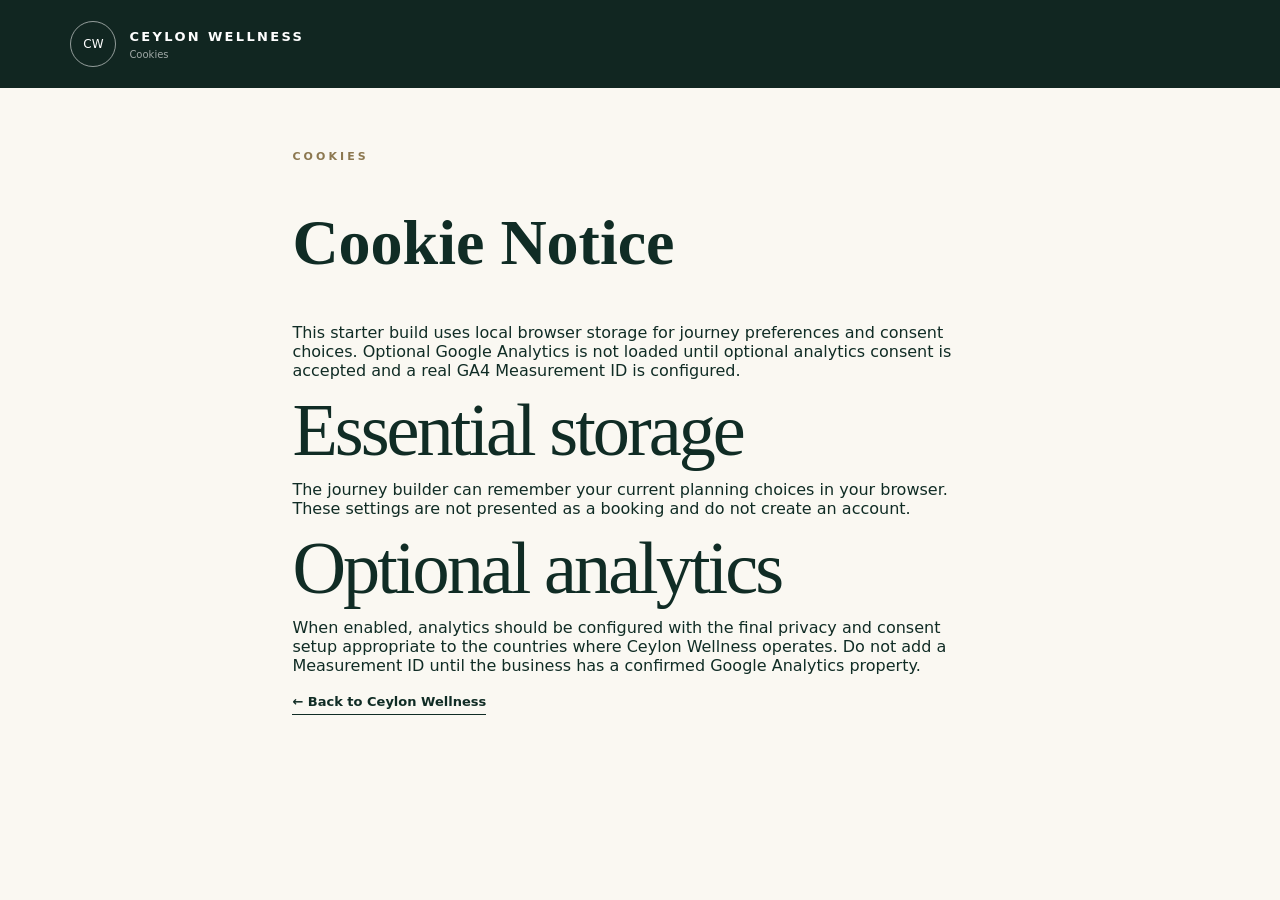
<file: cookies.html>
<!doctype html><html lang="en"><head><meta charset="utf-8"><meta name="viewport" content="width=device-width,initial-scale=1"><title>Cookie Notice — Ceylon Wellness</title><link rel="stylesheet" href="styles.css"></head><body><header class="header scrolled"><a class="brand" href="index.html"><span class="mark">CW</span><span><b>CEYLON WELLNESS</b><small>Cookies</small></span></a></header><main class="section" style="padding-top:150px;max-width:900px;margin:auto"><div class="section-kicker">COOKIES</div><h1 style="font-family:'Cormorant Garamond',serif;font-size:64px">Cookie Notice</h1><p>This starter build uses local browser storage for journey preferences and consent choices. Optional Google Analytics is not loaded until optional analytics consent is accepted and a real GA4 Measurement ID is configured.</p><h2>Essential storage</h2><p>The journey builder can remember your current planning choices in your browser. These settings are not presented as a booking and do not create an account.</p><h2>Optional analytics</h2><p>When enabled, analytics should be configured with the final privacy and consent setup appropriate to the countries where Ceylon Wellness operates. Do not add a Measurement ID until the business has a confirmed Google Analytics property.</p><p><a class="text-link" href="index.html">← Back to Ceylon Wellness</a></p></main></body></html>
</file>
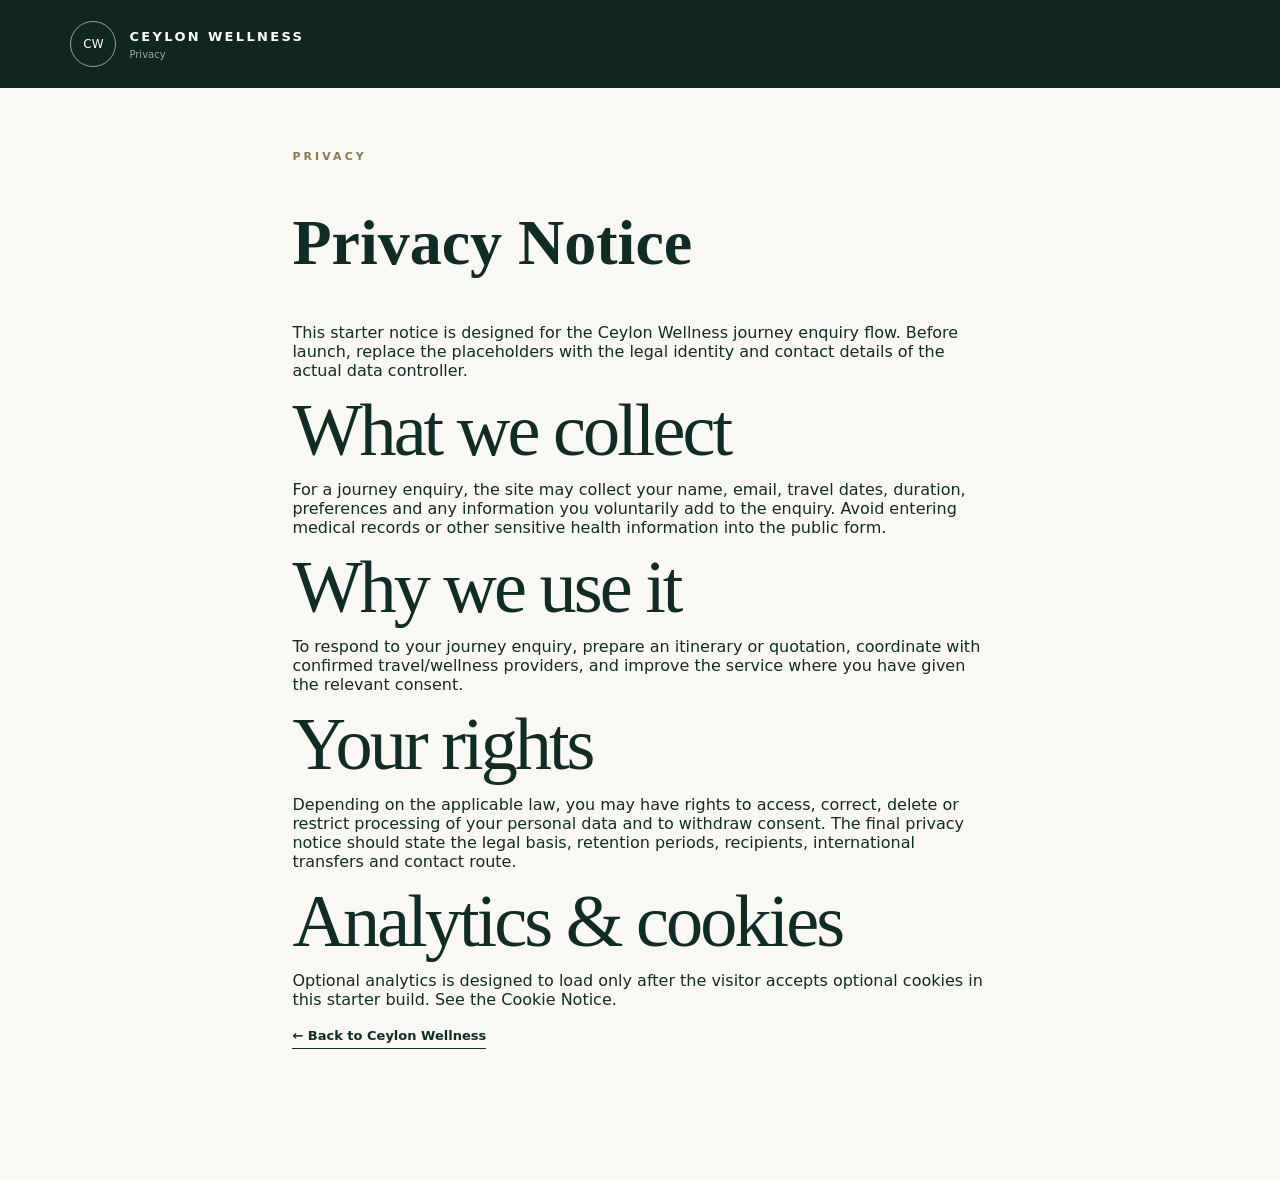
<file: privacy.html>
<!doctype html><html lang="en"><head><meta charset="utf-8"><meta name="viewport" content="width=device-width,initial-scale=1"><title>Privacy Notice — Ceylon Wellness</title><link rel="stylesheet" href="styles.css"></head><body><header class="header scrolled"><a class="brand" href="index.html"><span class="mark">CW</span><span><b>CEYLON WELLNESS</b><small>Privacy</small></span></a></header><main class="section" style="padding-top:150px;max-width:900px;margin:auto"><div class="section-kicker">PRIVACY</div><h1 style="font-family:'Cormorant Garamond',serif;font-size:64px">Privacy Notice</h1><p>This starter notice is designed for the Ceylon Wellness journey enquiry flow. Before launch, replace the placeholders with the legal identity and contact details of the actual data controller.</p><h2>What we collect</h2><p>For a journey enquiry, the site may collect your name, email, travel dates, duration, preferences and any information you voluntarily add to the enquiry. Avoid entering medical records or other sensitive health information into the public form.</p><h2>Why we use it</h2><p>To respond to your journey enquiry, prepare an itinerary or quotation, coordinate with confirmed travel/wellness providers, and improve the service where you have given the relevant consent.</p><h2>Your rights</h2><p>Depending on the applicable law, you may have rights to access, correct, delete or restrict processing of your personal data and to withdraw consent. The final privacy notice should state the legal basis, retention periods, recipients, international transfers and contact route.</p><h2>Analytics & cookies</h2><p>Optional analytics is designed to load only after the visitor accepts optional cookies in this starter build. See the <a href="cookies.html">Cookie Notice</a>.</p><p><a class="text-link" href="index.html">← Back to Ceylon Wellness</a></p></main></body></html>
</file>
<file: styles.css>
:root{--green:#0b2d25;--green2:#123d32;--ink:#102c25;--cream:#f3efe6;--paper:#faf8f2;--gold:#d7bd7d;--line:rgba(255,255,255,.2);--darkline:#cfc7b7;--muted:#66746d}*{box-sizing:border-box}html{scroll-behavior:smooth}body{margin:0;font-family:Inter,system-ui,sans-serif;background:var(--paper);color:var(--ink)}a{text-decoration:none;color:inherit}button,input,select,textarea{font:inherit}button{cursor:pointer}.header{position:fixed;z-index:30;top:0;left:0;right:0;height:88px;display:flex;align-items:center;justify-content:space-between;padding:0 5.5vw;color:#fff;background:linear-gradient(180deg,rgba(5,24,19,.85),transparent);transition:.3s}.header.scrolled{background:rgba(8,30,24,.96);backdrop-filter:blur(12px)}.brand{display:flex;align-items:center;gap:13px}.brand .mark{width:46px;height:46px;border:1px solid rgba(255,255,255,.55);border-radius:50%;display:grid;place-items:center;font-size:12px}.brand b{display:block;font-size:13px;letter-spacing:.18em}.brand small{display:block;font-size:10px;margin-top:5px;color:rgba(255,255,255,.6)}nav{display:flex;align-items:center;gap:30px;font-size:12px;font-weight:600}nav a{opacity:.88}nav .nav-btn{border:1px solid rgba(255,255,255,.55);padding:13px 20px;border-radius:30px}.menu{display:none;background:none;border:0;color:#fff;font-size:25px}.hero{min-height:94vh;position:relative;display:flex;align-items:center;overflow:hidden;background:#071f18;color:#fff}.hero-bg{position:absolute;inset:0;background-image:linear-gradient(90deg,rgba(3,20,15,.82) 0%,rgba(3,20,15,.55) 42%,rgba(3,20,15,.28) 100%),url('https://commons.wikimedia.org/wiki/Special:FilePath/Sigiriya%2C%20Sri%20Lanka.jpg');background-size:cover;background-position:center}.hero-glow{position:absolute;inset:0;background:radial-gradient(circle at 70% 45%,transparent 0,rgba(3,20,15,.08) 35%,rgba(3,20,15,.55) 100%)}.hero-content{position:relative;z-index:2;max-width:920px;margin-left:10.5vw;padding-top:80px}.eyebrow,.section-kicker{font-size:11px;font-weight:700;letter-spacing:.28em;text-transform:uppercase}.eyebrow{color:#e7d6a7;margin-bottom:26px}.hero h1{font-family:'Cormorant Garamond',serif;font-size:clamp(58px,7.4vw,112px);line-height:.83;font-weight:500;letter-spacing:-.045em;margin:0;max-width:900px}.hero h1 em,.section h2 em,.final-cta em,.booking h2 em{font-style:normal;color:var(--gold)}.hero-copy{max-width:650px;line-height:1.75;color:rgba(255,255,255,.84);font-size:16px;margin:35px 0}.actions{display:flex;gap:15px;align-items:center;flex-wrap:wrap}.btn{display:inline-flex;align-items:center;justify-content:center;gap:18px;padding:17px 25px;border:1px solid transparent;font-weight:700;font-size:13px}.btn.gold{background:var(--gold);color:#132b25}.btn.ghost{border-color:rgba(255,255,255,.55);color:#fff}.btn.outline{border-color:#a99b7a;background:transparent;color:#eadfc4}.proof{display:flex;gap:25px;margin-top:38px;color:rgba(255,255,255,.78);font-size:11px}.hero-side{position:absolute;z-index:2;right:4vw;bottom:7vh;display:flex;flex-direction:column;align-items:center;gap:12px;color:#e4d49e;font-size:10px;letter-spacing:.18em}.hero-side i{width:1px;height:55px;background:rgba(255,255,255,.45)}.hero-side b{font-size:9px;text-align:center;color:#fff;line-height:1.5}.hero-side strong{font-size:20px;font-weight:400}.section{padding:120px 8vw}.intro{background:var(--paper)}.section-kicker{color:#8c7850;margin-bottom:24px}.split{display:grid;grid-template-columns:1.05fr .8fr;gap:10vw;align-items:end}.section h2{font-family:'Cormorant Garamond',serif;font-size:clamp(48px,5.8vw,82px);line-height:.92;font-weight:500;letter-spacing:-.04em;margin:0}.split p,.section-head p{font-size:16px;line-height:1.8;color:#627069;max-width:560px}.text-link{font-weight:700;font-size:13px;border-bottom:1px solid currentColor;padding-bottom:5px}.dark{background:var(--green);color:white}.dark .section-kicker{color:var(--gold)}.section-head{display:flex;justify-content:space-between;gap:50px;align-items:end;margin-bottom:45px}.dark .section-head p{color:rgba(255,255,255,.68)}.need-grid{display:grid;grid-template-columns:repeat(5,1fr);border-top:1px solid var(--line);border-bottom:1px solid var(--line)}.need-card{min-height:190px;background:none;color:#fff;border:0;border-right:1px solid var(--line);padding:25px;text-align:left;display:flex;flex-direction:column;justify-content:space-between;transition:.25s}.need-card:last-child{border-right:0}.need-card:hover,.need-card.active{background:rgba(255,255,255,.08)}.need-card span{font-size:10px;color:var(--gold)}.need-card strong{font-size:20px;letter-spacing:.12em}.need-card small{color:rgba(255,255,255,.55);line-height:1.5}.path-result{margin-top:25px;padding:25px 0;display:flex;justify-content:space-between;align-items:center;border-bottom:1px solid var(--line)}.mini-label{font-size:10px;letter-spacing:.2em;color:var(--gold);font-weight:700}.path-result h3{font-family:'Cormorant Garamond',serif;font-size:34px;font-weight:500;margin:8px 0}.path-result p{margin:0;color:rgba(255,255,255,.6)}.small-btn{display:inline-block;border:1px solid rgba(255,255,255,.4);padding:13px 17px;font-size:12px;font-weight:700}.island{background:#eee9df}.place-grid{display:grid;grid-template-columns:repeat(12,1fr);grid-auto-rows:240px;gap:12px}.place{position:relative;overflow:hidden;background-size:cover;background-position:center;color:white;display:flex;align-items:end;padding:27px;min-height:240px}.place:after{content:'';position:absolute;inset:0;background:linear-gradient(transparent 35%,rgba(0,0,0,.72))}.place>div{position:relative;z-index:1}.place span{font-size:9px;letter-spacing:.18em;color:#e9d59e}.place h3{font-family:'Cormorant Garamond',serif;font-size:38px;margin:5px 0}.place p{margin:0;font-size:12px;color:rgba(255,255,255,.8)}.sigiriya{grid-column:span 7;background-image:url('https://commons.wikimedia.org/wiki/Special:FilePath/Sigiriya%2C%20Sri%20Lanka.jpg')}.safari{grid-column:span 5;background-image:url('https://commons.wikimedia.org/wiki/Special:FilePath/An%20Elephant%20in%20Yala%20National%20Park%2C%20Sri%20Lanka.jpg')}.temple{grid-column:span 4;background-image:url('https://commons.wikimedia.org/wiki/Special:FilePath/Temple%20of%20the%20Tooth%2C%20Kandy%2C%20Sri%20Lanka.jpg')}.tea{grid-column:span 4;background-image:url('https://commons.wikimedia.org/wiki/Special:FilePath/Tea%20plantation%20in%20Sri%20Lanka.jpg')}.ocean{grid-column:span 4;background-image:url('https://commons.wikimedia.org/wiki/Special:FilePath/Sri%20Lanka%20beach.jpg')}.cream{background:var(--cream)}.experience-grid{display:grid;grid-template-columns:repeat(3,1fr);border-top:1px solid var(--darkline)}.experience-grid article{padding:38px 25px;border-bottom:1px solid var(--darkline);border-right:1px solid var(--darkline);min-height:230px}.experience-grid article:nth-child(3n){border-right:0}.icon{font-size:28px;color:#a88d50}.experience-grid h3{font-family:'Cormorant Garamond',serif;font-size:34px;font-weight:500;margin:22px 0 8px}.experience-grid p{color:#66746d;line-height:1.6;font-size:13px}.providers{background:#faf7ef}.provider-grid{display:grid;grid-template-columns:repeat(3,1fr);gap:18px}.provider-card{background:#fff;border:1px solid #ddd5c6;padding:32px;min-height:300px;display:flex;flex-direction:column}.provider-tag{font-size:9px;letter-spacing:.18em;color:#8c7850;font-weight:700}.provider-card h3{font-family:'Cormorant Garamond',serif;font-size:36px;font-weight:500;margin:24px 0 12px}.provider-card p{color:#66746d;line-height:1.7;font-size:13px}.provider-status{margin-top:auto;padding:12px 0;color:#6b5a37;font-size:11px;font-weight:700}.vipula{display:grid;grid-template-columns:.9fr 1.1fr;gap:8vw;background:#e7e1d5;align-items:center}.vipula-photo{height:610px;overflow:hidden;background:#d2ccc0}.vipula-photo img{width:100%;height:100%;object-fit:cover;object-position:center top}.vipula-copy{max-width:620px}.vipula-copy .lead{font-family:'Cormorant Garamond',serif;font-size:30px;line-height:1.15;color:#30483f}.vipula-copy p{line-height:1.8;color:#63716b}.stories{padding-top:100px}.video-wrap{display:grid;grid-template-columns:1.55fr .75fr;gap:35px;align-items:stretch}.video{aspect-ratio:16/9;background:#071b16}.video iframe{width:100%;height:100%;border:0}.video-copy{border:1px solid var(--line);padding:35px;display:flex;flex-direction:column;justify-content:center}.video-copy h3{font-family:'Cormorant Garamond',serif;font-size:38px;font-weight:500;line-height:1;margin:16px 0}.video-copy p{color:rgba(255,255,255,.65);line-height:1.7;font-size:13px;margin-bottom:25px}.concierge{background:#f0eadf}.concierge-layout{max-width:1250px;margin:auto;display:grid;grid-template-columns:.9fr 1.1fr;gap:50px;align-items:start}.concierge-intro h2{font-family:'Cormorant Garamond',serif;font-size:clamp(50px,5.5vw,78px);line-height:.92;font-weight:500;margin:0}.concierge-intro h2 em{font-style:normal;color:#a88d50}.concierge-intro>p{color:#64726c;line-height:1.8;max-width:580px}.trust-row{display:flex;gap:15px;flex-wrap:wrap;margin-top:30px}.trust-row span{font-size:10px;border:1px solid #cfc4ae;padding:9px 11px}.concierge-box{background:#123a30;color:#fff;padding:30px}.concierge-box label{display:block;font-size:11px;color:#d8d0c2;margin-bottom:18px}.concierge-box select,.concierge-box input[type=date],.concierge-box input[type=range]{display:block;width:100%;margin-top:8px}.concierge-box select,.concierge-box input[type=date]{padding:13px;background:#0b2d25;color:#fff;border:1px solid rgba(255,255,255,.2)}.concierge-box input[type=range]{accent-color:var(--gold)}fieldset{border:0;padding:0;margin:22px 0}legend{font-size:11px;color:#d8d0c2;margin-bottom:12px}.check{display:inline-flex!important;width:48%;align-items:center;gap:8px}.check input{width:auto!important}.preview{background:#0b2d25;padding:20px;margin:20px 0}.preview h3{font-family:'Cormorant Garamond',serif;font-size:32px;margin:10px 0}.preview-meta{display:flex;gap:10px}.preview-meta b{font-size:10px;border:1px solid rgba(255,255,255,.2);padding:6px 8px}.chips{display:flex;gap:7px;flex-wrap:wrap;margin:15px 0}.chips span{font-size:10px;border:1px solid rgba(255,255,255,.2);padding:7px 9px}.preview>strong{display:block;font-family:'Cormorant Garamond',serif;font-size:32px;color:var(--gold)}.preview small{display:block;color:rgba(255,255,255,.55);line-height:1.5;margin-top:4px}.full{width:100%}.booking{background:#f8f4eb}.booking-grid{display:grid;grid-template-columns:1fr .8fr;gap:8vw;align-items:start}.booking h2{font-family:'Cormorant Garamond',serif;font-size:clamp(50px,5.8vw,80px);line-height:.92;font-weight:500;margin:0}.booking>p,.booking-grid>div>p{color:#63716b;line-height:1.8}.booking-note{border-left:2px solid #b69b5e;padding:15px 0 15px 18px;color:#6a716b;font-size:12px;line-height:1.6;margin-top:30px}.booking form{background:#fff;border:1px solid #ddd5c6;padding:30px}.booking form label:not(.consent){display:block;font-size:11px;color:#53635c;margin-bottom:16px}.booking form input,.booking form textarea{display:block;width:100%;border:1px solid #d5cdbd;background:#fbfaf6;padding:13px;margin-top:7px;resize:vertical}.consent{font-size:11px;color:#68736e;display:flex;gap:8px;line-height:1.5;margin:15px 0}.consent input{margin-top:2px}.text-button{border:0;background:none;text-decoration:underline;margin-top:15px;color:#53635c;font-size:11px}.form-status{font-size:12px;margin-top:12px;min-height:20px}.form-status.error{color:#9a4b3d}.form-status.success{color:#47735c}.final-cta{padding:150px 8vw;text-align:center;background:#0b2d25;color:white}.final-cta .section-kicker{color:var(--gold)}.final-cta h2{font-family:'Cormorant Garamond',serif;font-size:clamp(50px,6vw,86px);font-weight:500;line-height:.9;margin:20px auto 40px}.final-cta .btn{margin:auto}footer{padding:45px 7vw;background:#071e18;color:#fff;display:flex;justify-content:space-between;align-items:center;gap:30px;font-size:11px;color:rgba(255,255,255,.55)}footer .brand{color:#fff}.cookie-banner{position:fixed;z-index:50;left:20px;right:20px;bottom:20px;background:#fff;color:#20352e;border:1px solid #d9d0bf;box-shadow:0 15px 50px rgba(0,0,0,.16);padding:18px 20px;display:flex;justify-content:space-between;gap:25px;align-items:center}.cookie-banner p{margin:5px 0 0;font-size:11px;color:#68736e}.cookie-actions{display:flex;gap:8px;white-space:nowrap}.cookie-actions button{border:1px solid #b9ae9b;background:#fff;padding:10px 13px;font-size:11px}.cookie-actions .gold-mini{background:var(--gold);border-color:var(--gold)}@media(max-width:1000px){nav{gap:16px}.provider-grid{grid-template-columns:1fr}.concierge-layout{grid-template-columns:1fr}.booking-grid{grid-template-columns:1fr}}@media(max-width:900px){.header{padding:0 5vw}.header nav{display:none;position:absolute;top:88px;left:0;right:0;background:#09251e;padding:25px;flex-direction:column;align-items:flex-start}.header nav.open{display:flex}.menu{display:block}.section{padding:85px 6vw}.hero-content{margin-left:6vw;margin-right:6vw}.hero h1{font-size:clamp(53px,13vw,82px)}.hero-side{display:none}.split,.vipula,.video-wrap{grid-template-columns:1fr}.need-grid{grid-template-columns:1fr 1fr}.need-card{border-bottom:1px solid var(--line)}.place-grid{grid-template-columns:1fr;grid-auto-rows:260px}.place{grid-column:1!important}.experience-grid{grid-template-columns:1fr 1fr}.experience-grid article:nth-child(3n){border-right:1px solid var(--darkline)}.experience-grid article:nth-child(2n){border-right:0}.vipula-photo{height:500px}.section-head{display:block}.section-head p{margin-top:20px}.proof{flex-wrap:wrap}.booking-grid{gap:40px}}@media(max-width:560px){.brand small{display:none}.hero{min-height:820px}.hero-copy{font-size:14px}.actions .btn{width:100%}.proof{gap:12px;display:grid}.need-grid,.experience-grid{grid-template-columns:1fr}.experience-grid article{border-right:0!important}.path-result{display:block}.path-result .small-btn{margin-top:18px}.vipula-photo{height:420px}footer{display:block}footer>div{margin-bottom:20px}.final-cta{padding:110px 6vw}.cookie-banner{display:block}.cookie-actions{margin-top:12px}.check{width:100%!important}}

/* V11 — six wellness pathways + clear wellness/travel role split */
.need-grid.six{grid-template-columns:repeat(3,minmax(0,1fr))}
.experience-grid.six{grid-template-columns:repeat(3,minmax(0,1fr))}
.experience-grid.six article{min-height:260px}
.provider-card.featured-role{border-top:2px solid rgba(196,162,91,.75)}
.roles-flow{background:#f3eee5}
.roles-flow-grid{display:grid;grid-template-columns:repeat(3,minmax(0,1fr));gap:1px;background:rgba(18,47,40,.15);margin-top:34px}
.roles-flow-grid>div{background:#f3eee5;padding:34px 30px;min-height:230px}
.roles-flow-grid span{display:inline-flex;width:38px;height:38px;border:1px solid rgba(18,47,40,.35);border-radius:50%;align-items:center;justify-content:center;font-size:12px;letter-spacing:.12em}
.roles-flow-grid h3{margin:22px 0 10px;font-size:24px}
.roles-flow-grid p{max-width:38ch;color:#52625d}
@media(max-width:900px){.need-grid.six,.experience-grid.six,.roles-flow-grid{grid-template-columns:1fr 1fr}}
@media(max-width:620px){.need-grid.six,.experience-grid.six,.roles-flow-grid{grid-template-columns:1fr}.experience-grid.six article{min-height:auto}}
</file>
